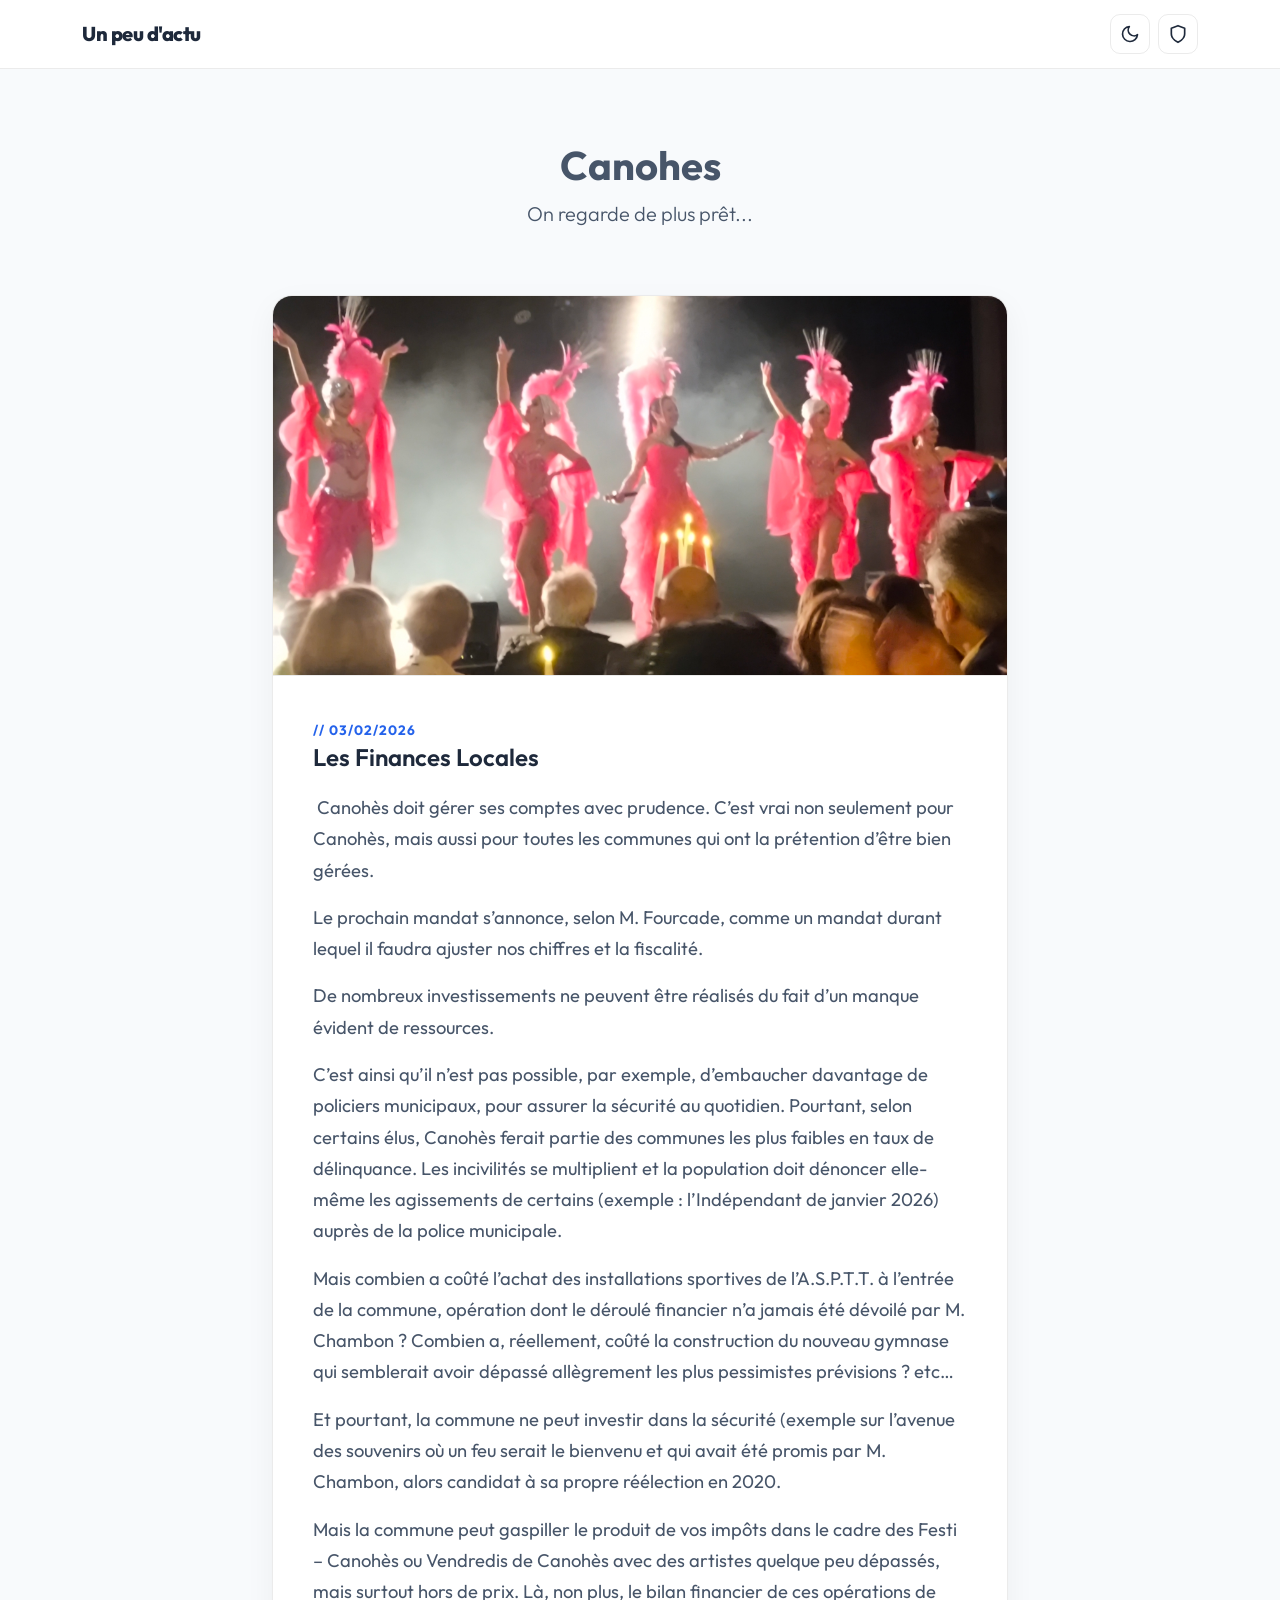
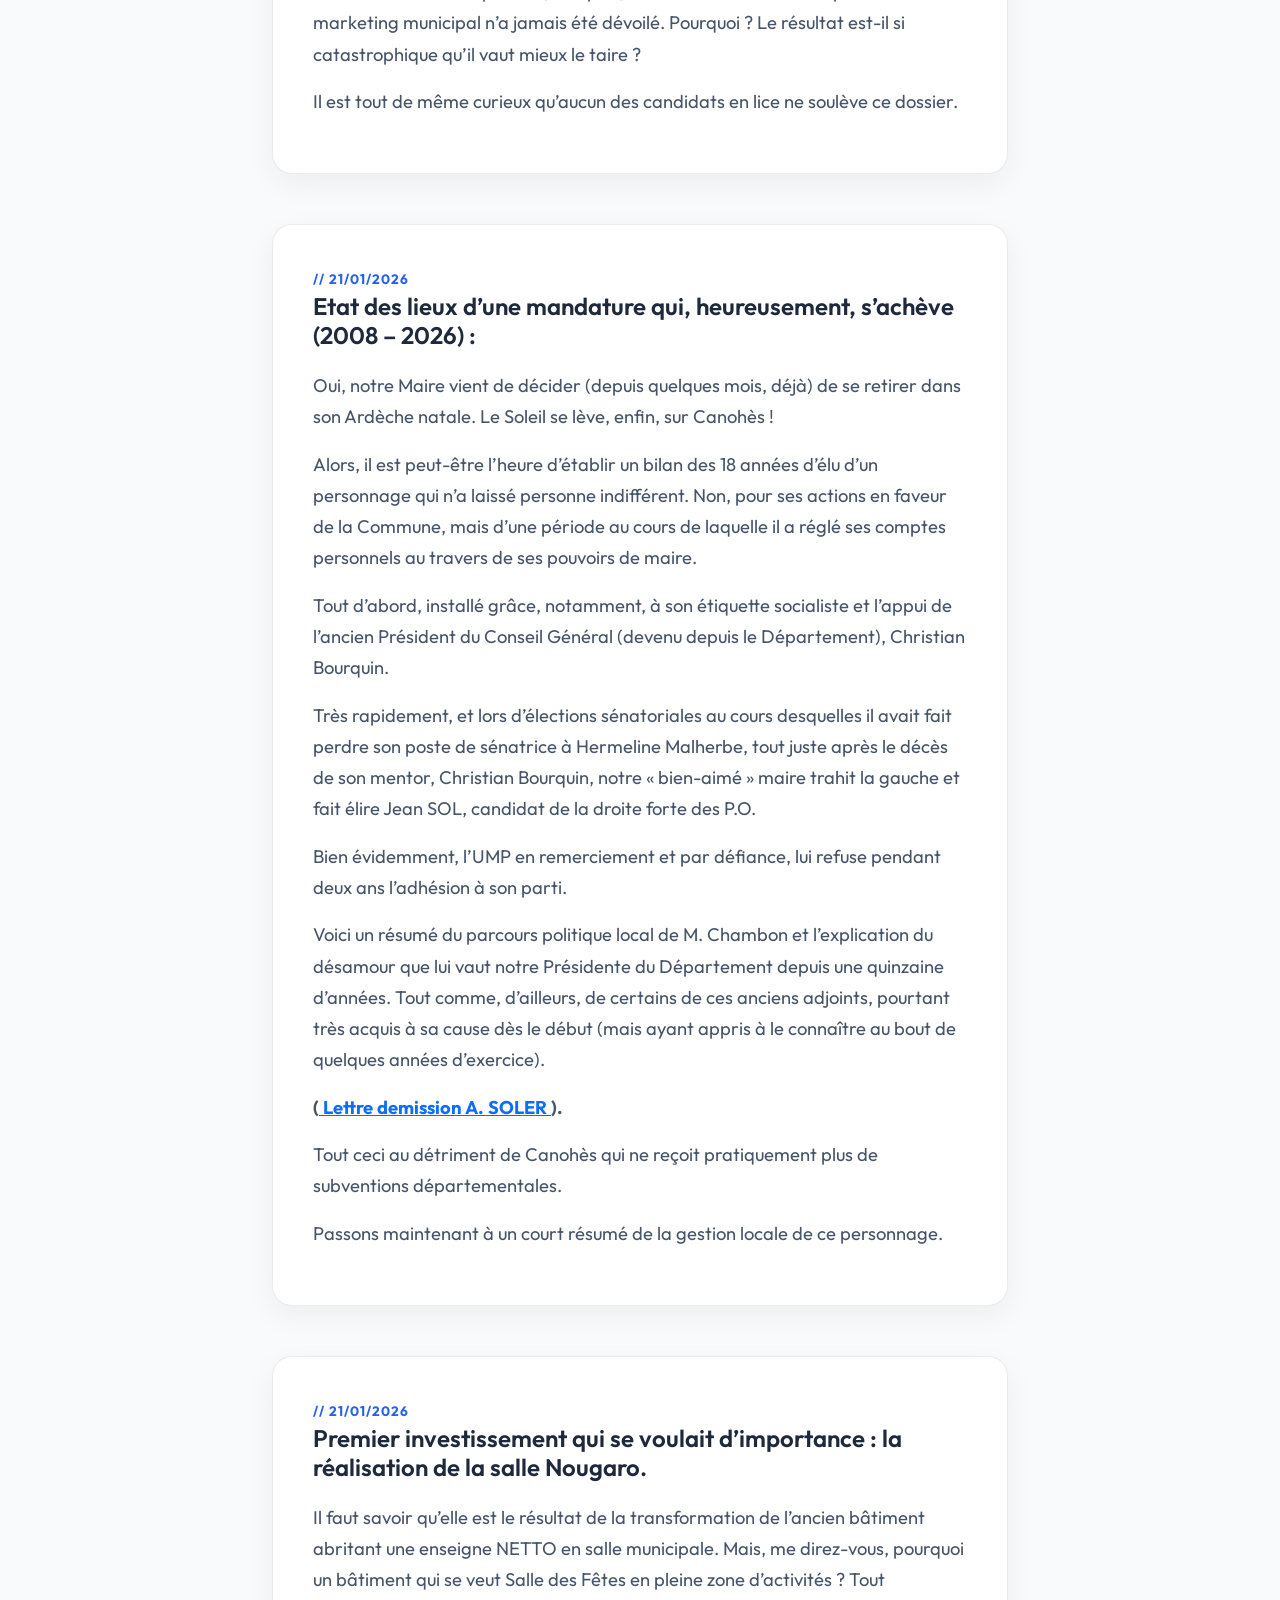
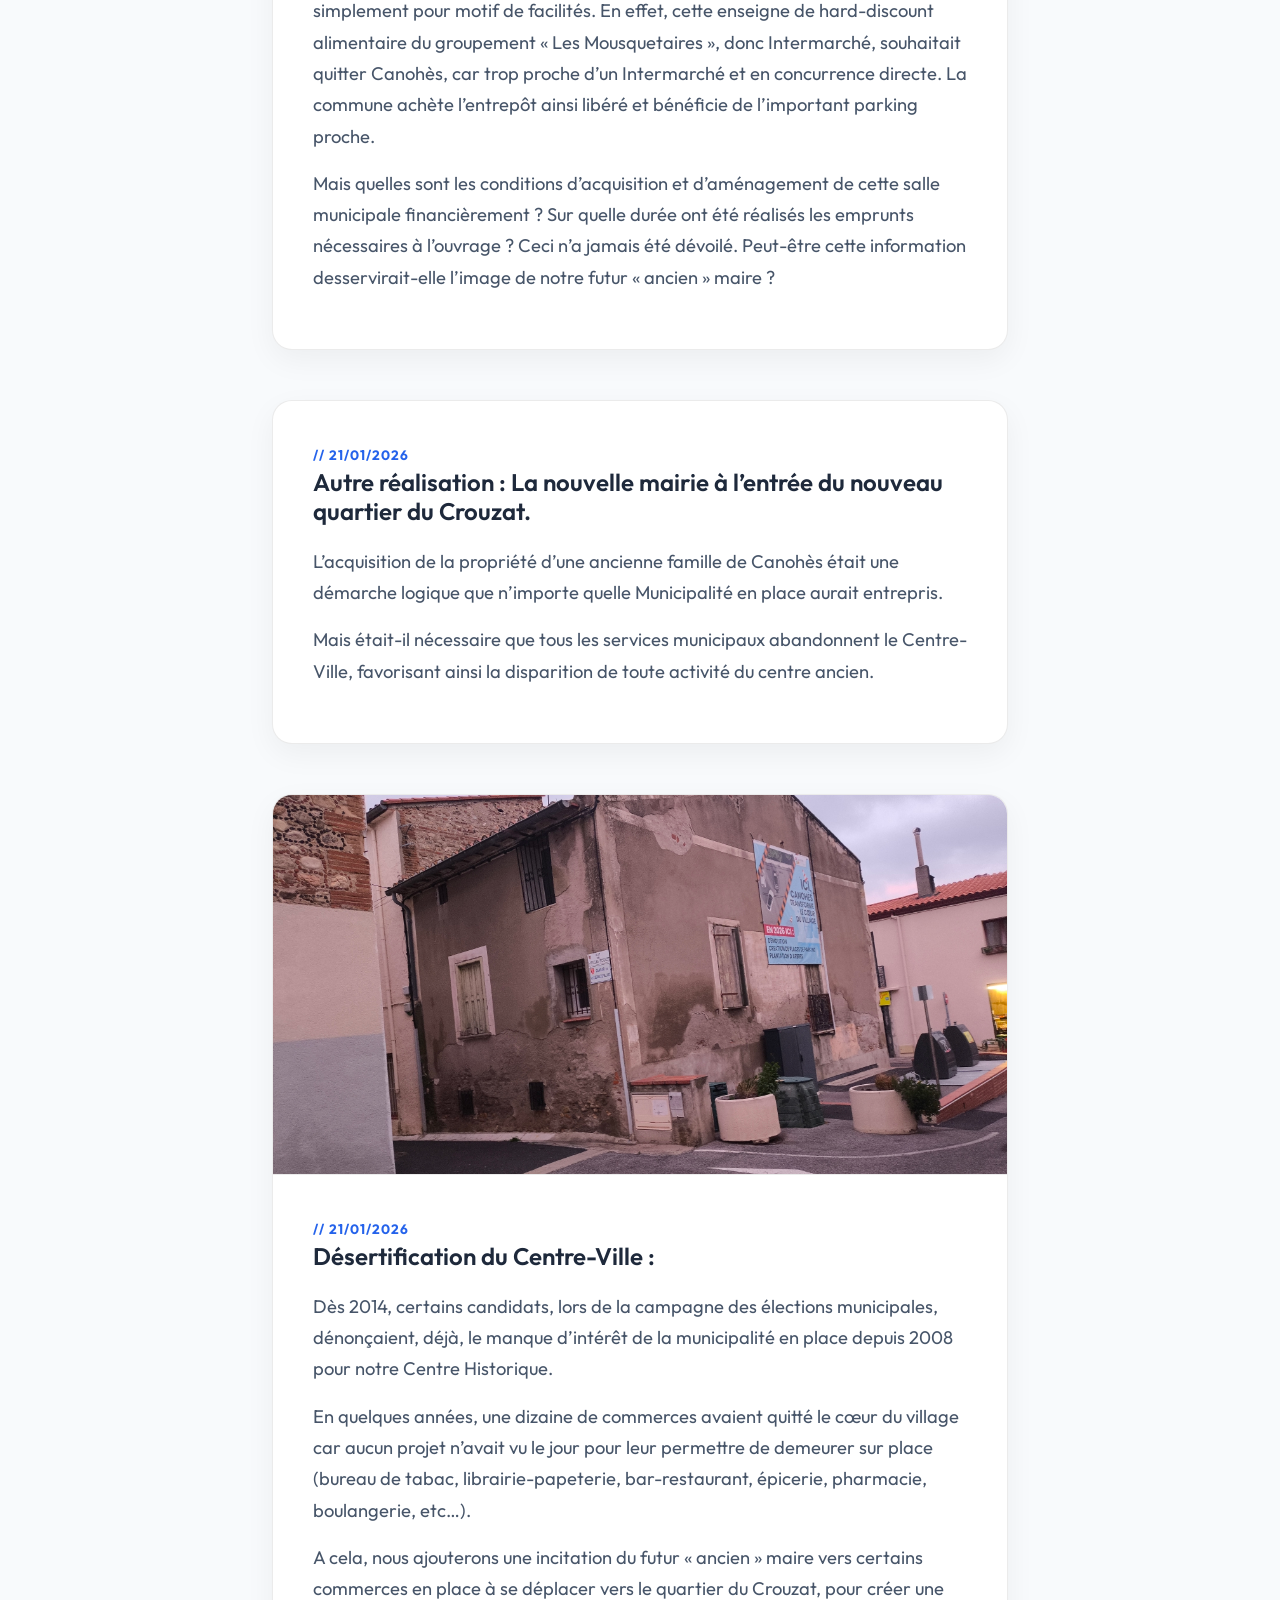
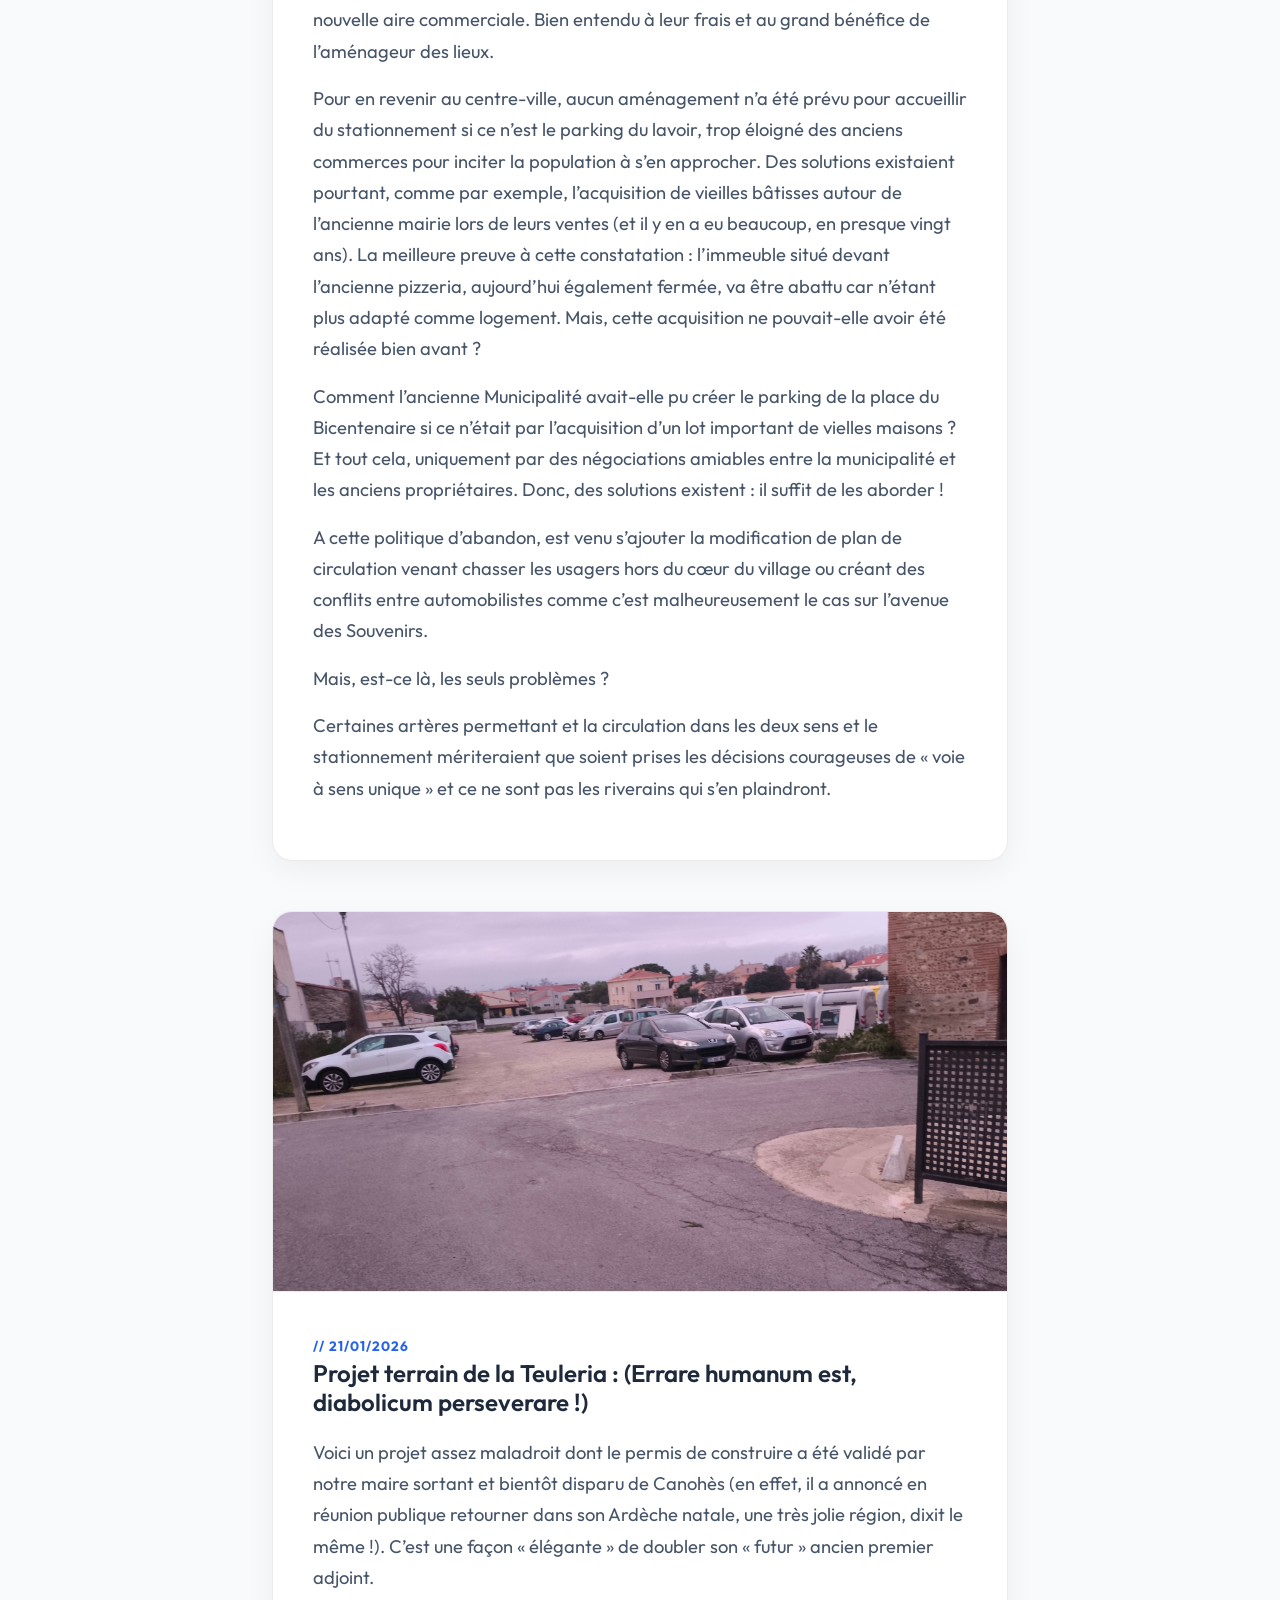
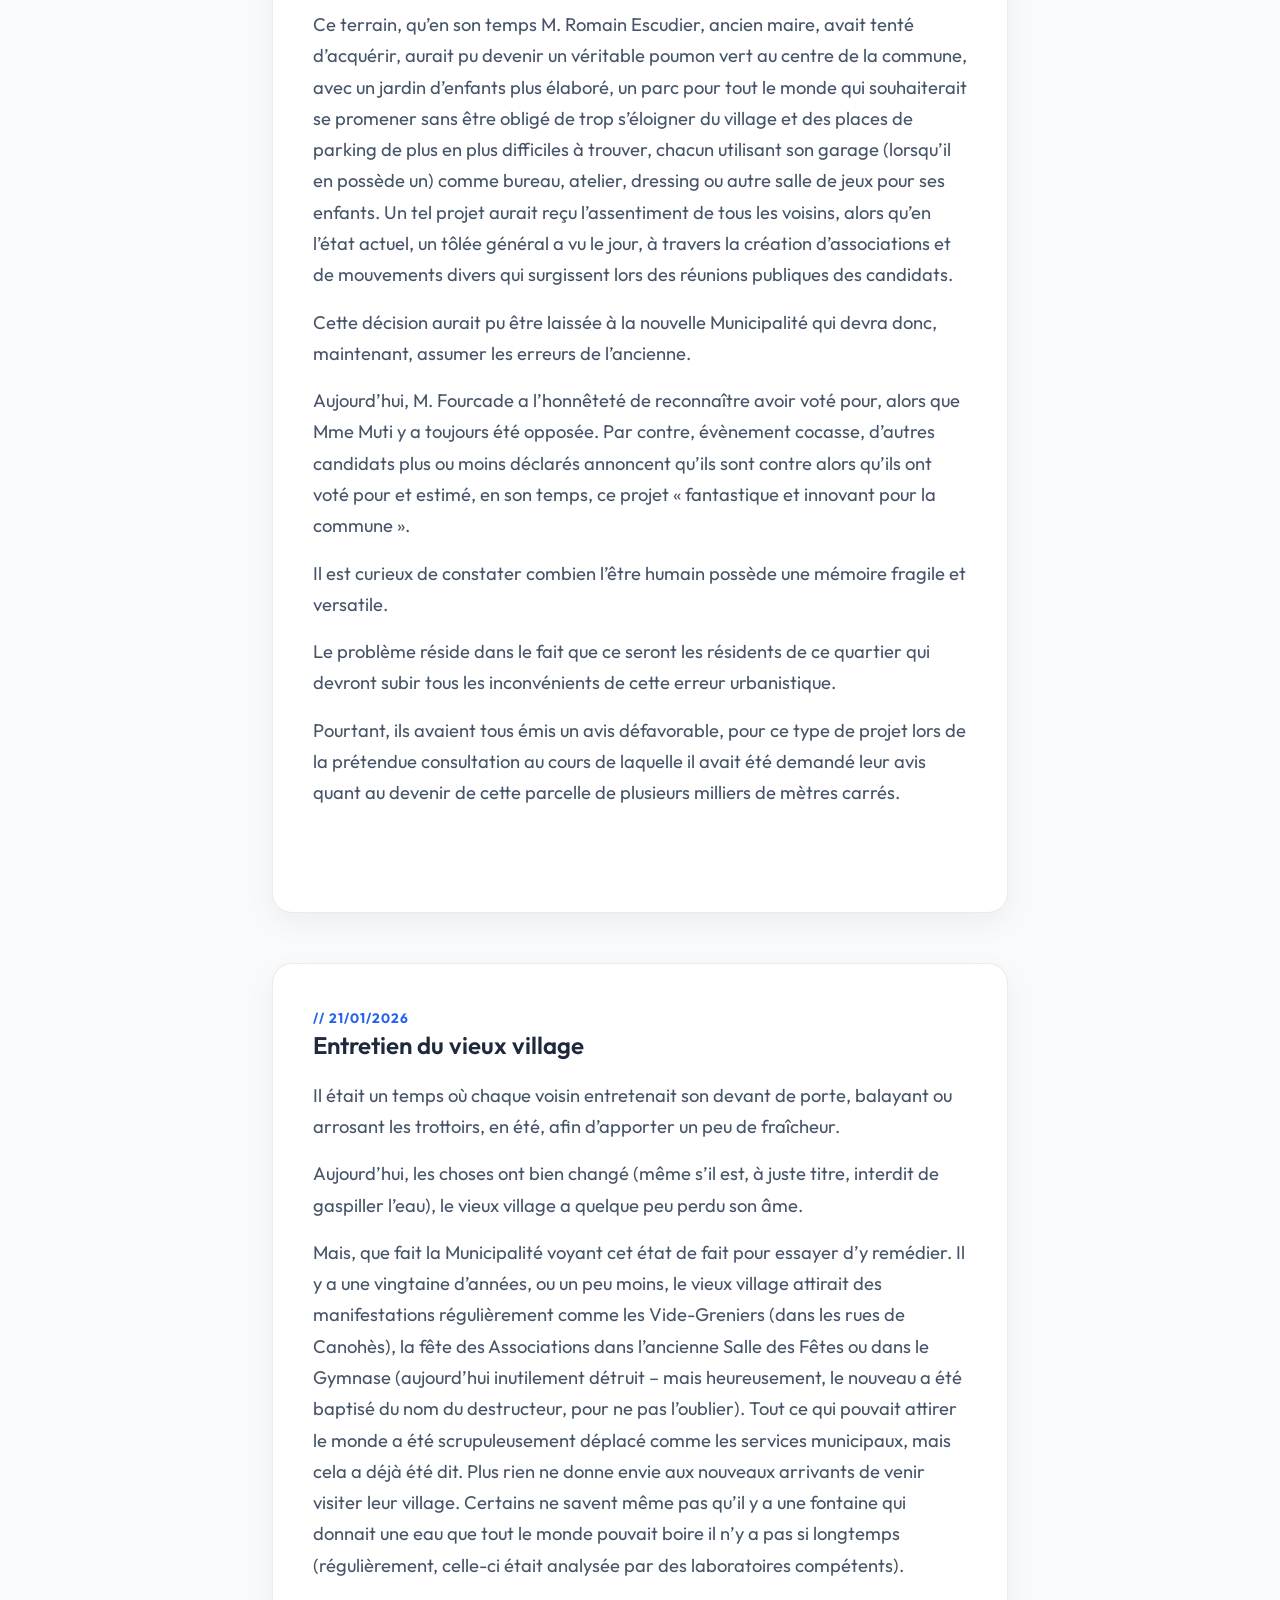
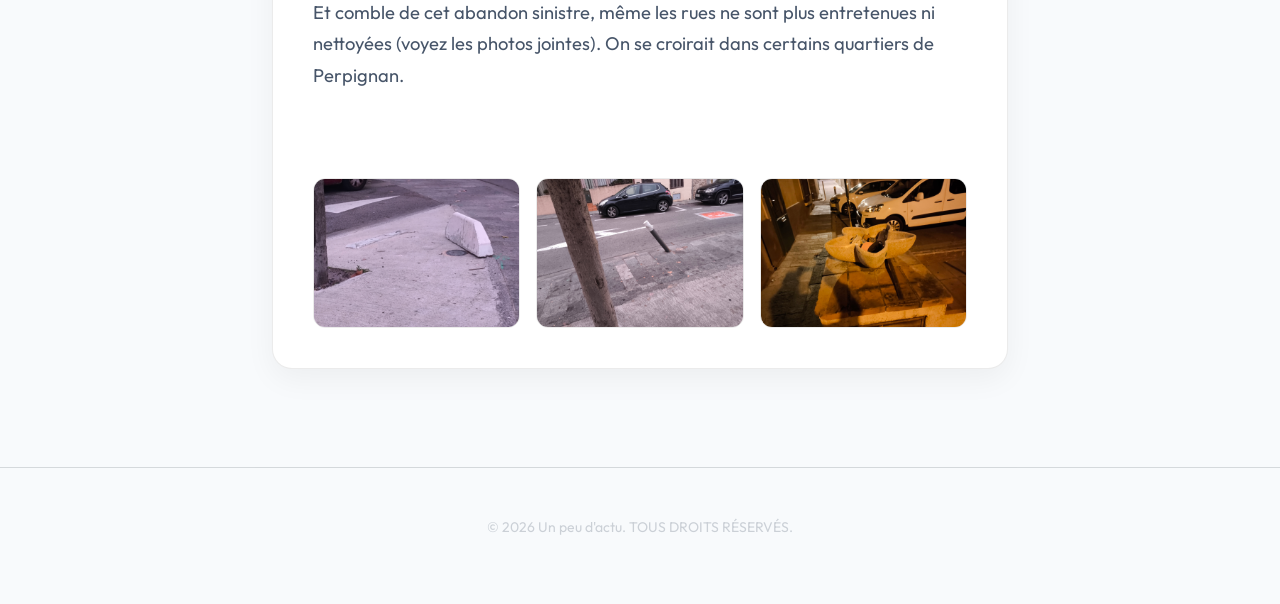
<file: index.html>
<!DOCTYPE html>
<html lang="fr" data-theme="light">
<head>
    <meta charset="UTF-8">
    <meta name="viewport" content="width=device-width, initial-scale=1.0">
    <title>Un peu d'actu | 2026</title>
    <link href="https://cdn.jsdelivr.net/npm/bootstrap@5.3.0/dist/css/bootstrap.min.css" rel="stylesheet">
    <link rel="stylesheet" href="style.css">
</head>
<body>

    <nav class="navbar navbar-expand-lg sticky-top">
        <div class="container d-flex justify-content-between align-items-center">
            <a class="navbar-brand" href="index.html">Un peu d'actu</a>
            
            <div class="d-flex gap-2">
                <button id="theme-toggle" class="btn-tech" title="Changer de mode"></button>
                
                <a href="admin.html" class="btn-tech" title="Administration">
                    <svg xmlns="http://www.w3.org/2000/svg" width="20" height="20" viewBox="0 0 24 24" fill="none" stroke="currentColor" stroke-width="2" stroke-linecap="round" stroke-linejoin="round"><path d="M12 22s8-4 8-10V5l-8-3-8 3v7c0 6 8 10 8 10z"></path></svg>
                </a> 
            </div>
        </div>
    </nav>

    <div class="container mt-4">
        <header class="text-center py-5">
            <h1 class="fw-bold">Canohes</h1>
            <p class="lead">On regarde de plus prêt...</p>
        </header>

        <div class="row justify-content-center">
            <div id="articles-list" class="col-lg-8">
                </div>
        </div>
    </div>

    <footer class="py-5 mt-5 border-top border-secondary opacity-25 text-center">
        <p class="small">© 2026 Un peu d'actu. TOUS DROITS RÉSERVÉS.</p>
    </footer>

    <script src="app.js"></script>
</body>
</html>
</file>
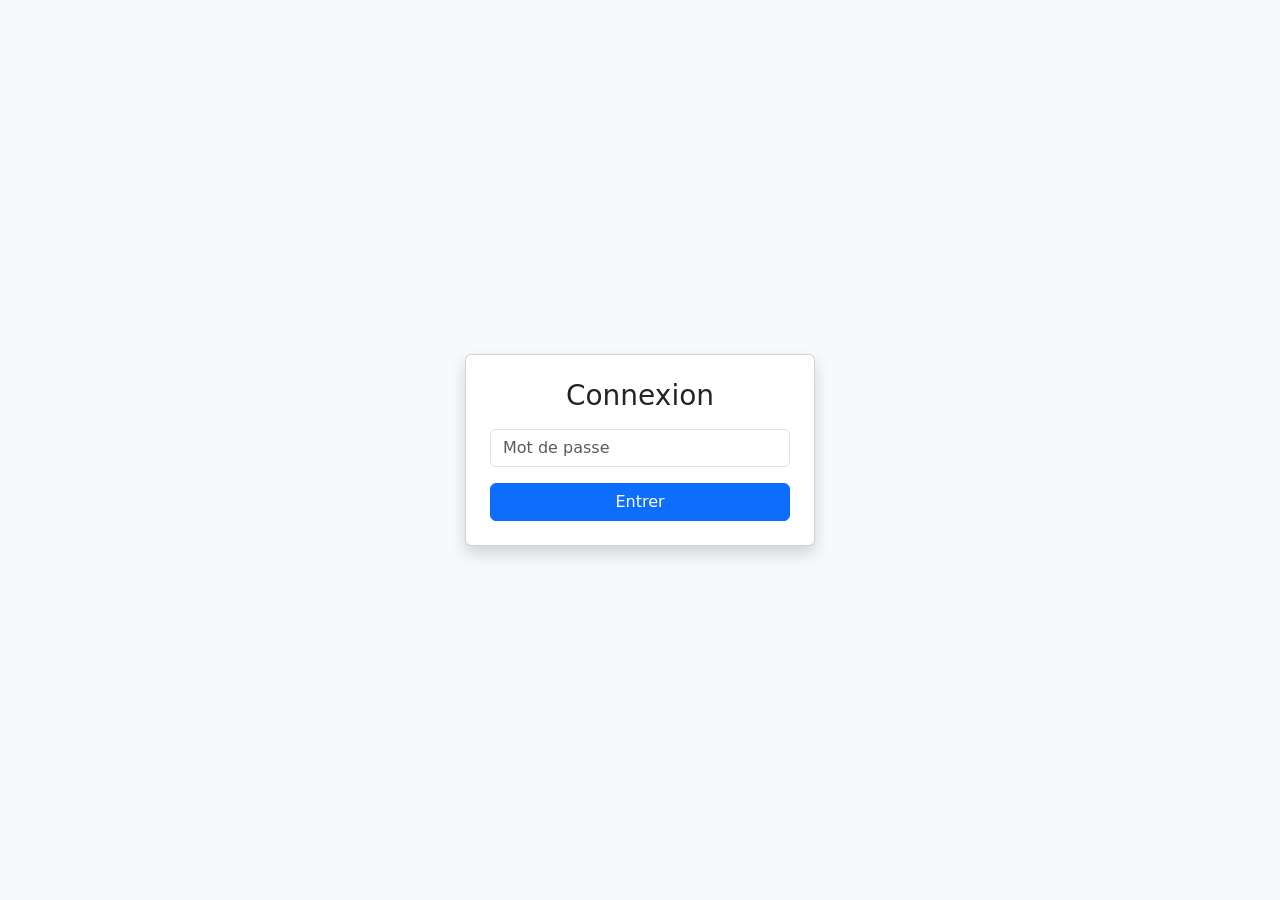
<file: admin.html>
<!DOCTYPE html>
<html lang="fr">
<head>
    <meta charset="UTF-8">
    <meta name="viewport" content="width=device-width, initial-scale=1.0">
    <title>Admin - Gestion des articles</title>
    <link href="https://cdn.jsdelivr.net/npm/bootstrap@5.3.0/dist/css/bootstrap.min.css" rel="stylesheet">
    <link href="https://cdn.quilljs.com/1.3.6/quill.snow.css" rel="stylesheet">
    <style>
        #login-screen { height: 100vh; display: flex; align-items: center; justify-content: center; background: #f8f9fa; }
        #admin-panel { display: none; }
        .editor-container { height: 300px; background: white; }
    </style>
</head>
<body>

    <div id="login-screen">
        <div class="card p-4 shadow" style="width: 350px;">
            <h3 class="text-center mb-3">Connexion</h3>
            <input type="password" id="password-input" class="form-control mb-3" placeholder="Mot de passe">
            <button onclick="checkLogin()" class="btn btn-primary w-100">Entrer</button>
            <p class="text-danger mt-2 text-center" id="login-error" style="display:none;">Mot de passe incorrect</p>
        </div>
    </div>

    <div id="admin-panel" class="container py-5">
        <div class="d-flex justify-content-between align-items-center mb-4 border-bottom pb-3">
            <h1>Rédaction d'Actu</h1>
            <div>
                <a href="index.html" class="btn btn-outline-secondary me-2">Voir le site</a>
                <button onclick="downloadJSON()" class="btn btn-success fw-bold">💾 SAUVEGARDER SUR PC</button>
            </div>
        </div>

        <div class="card mb-5 shadow-sm">
            <div class="card-body">
                <div class="mb-3">
                    <label class="form-label fw-bold">Titre de l'article</label>
                    <input type="text" id="article-title" class="form-control" placeholder="Titre accrocheur">
                </div>
                <div class="row">
                    <div class="col-md-6 mb-3">
                        <label class="form-label fw-bold">Image de couverture</label>
                        <input type="text" id="article-image" class="form-control" placeholder="image1.jpg (dans /img)">
                    </div>
                    <div class="col-md-6 mb-3">
                        <label class="form-label fw-bold">Fichier joint</label>
                        <input type="text" id="article-file" class="form-control" placeholder="document.pdf (dans /files)">
                    </div>
                </div>
                <div class="mb-3">
                    <label class="form-label fw-bold">Galerie Photos (Noms séparés par virgules)</label>
                    <input type="text" id="article-gallery" class="form-control" placeholder="photo1.jpg, photo2.jpg">
                </div>
                <div class="mb-3">
                    <label class="form-label fw-bold">Texte de l'article</label>
                    <div id="editor" class="editor-container"></div>
                </div>
                <button onclick="addArticle()" class="btn btn-primary w-100 py-2 fw-bold">AJOUTER CET ARTICLE</button>
            </div>
        </div>

        <h3 class="mb-3">Historique des publications</h3>
        <ul id="admin-list" class="list-group shadow-sm"></ul>
    </div>

    <script src="https://cdn.quilljs.com/1.3.6/quill.js"></script>
    <script src="admin.js"></script>
</body>
</html>
</file>
<file: style.css>
@import url('https://fonts.googleapis.com/css2?family=Outfit:wght@300;400;600;800&display=swap');

/* --- SYSTÈME DE VARIABLES --- */
:root {
    --bg-site: #f8fafc;
    --bg-card: #ffffff;
    --text-main: #1e293b;
    --text-muted: #475569;
    --border: rgba(0, 0, 0, 0.08);
    --primary: #2563eb;
    --nav-bg: rgba(255, 255, 255, 0.9);
}

[data-theme="dark"] {
    --bg-site: #0f172a;
    --bg-card: #1e293b;
    --text-main: #ffffff;
    --text-muted: #cbd5e1;
    --border: rgba(255, 255, 255, 0.1);
    --primary: #3b82f6;
    --nav-bg: rgba(15, 23, 42, 0.9);
}

body {
    font-family: 'Outfit', sans-serif;
    background-color: var(--bg-site);
    color: var(--text-muted);
    transition: background-color 0.3s ease, color 0.3s ease;
    line-height: 1.7;
    margin: 0;
}

/* --- NAVBAR & BOUTONS TECH --- */
.navbar {
    background: var(--nav-bg) !important;
    backdrop-filter: blur(10px);
    border-bottom: 1px solid var(--border);
    padding: 12px 0;
}

.navbar-brand { font-weight: 800; color: var(--text-main) !important; letter-spacing: -0.5px; }

.btn-tech {
    display: flex;
    align-items: center;
    justify-content: center;
    width: 40px;
    height: 40px;
    border-radius: 10px;
    border: 1px solid var(--border);
    background: transparent;
    color: var(--text-main);
    cursor: pointer;
    transition: all 0.2s ease;
    text-decoration: none;
    padding: 0;
}

.btn-tech:hover {
    border-color: var(--primary);
    background: rgba(37, 99, 235, 0.05);
    color: var(--primary);
    transform: translateY(-2px);
}

[data-theme="dark"] .btn-tech:hover { background: rgba(59, 130, 246, 0.1); }

/* --- CARTES ARTICLES --- */
article.card {
    background: var(--bg-card);
    border: 1px solid var(--border);
    border-radius: 20px;
    margin-bottom: 50px;
    overflow: hidden;
    transition: transform 0.3s ease, box-shadow 0.3s ease;
    box-shadow: 0 10px 30px rgba(0, 0, 0, 0.05);
}

.img-couverture {
    width: 100%;
    height: 380px;
    object-fit: cover;
    border-bottom: 1px solid var(--border);
}

.card-body { padding: 40px; }

h2.card-title {
    color: var(--text-main);
    font-weight: 600;
    font-size: 1.5rem;
    margin-bottom: 20px;
    line-height: 1.2;
}

.article-content { font-size: 1.15rem; color: var(--text-muted); }
.article-content p, .article-content span { color: var(--text-muted) !important; }

/* --- ÉLÉMENTS INTERACTIFS --- */
.thumb-gallery {
    height: 150px;
    width: 100%;
    object-fit: cover;
    border-radius: 12px;
    border: 1px solid var(--border);
    cursor: pointer;
    transition: 0.3s;
}

.download-link {
    display: block;
    background: var(--bg-site);
    color: var(--text-main);
    padding: 18px;
    text-align: center;
    border-radius: 12px;
    text-decoration: none;
    font-weight: 700;
    border: 1px solid var(--border);
    margin-top: 25px;
    transition: 0.3s;
}

.download-link:hover { background: var(--primary); color: white; border-color: var(--primary); }
</file>
